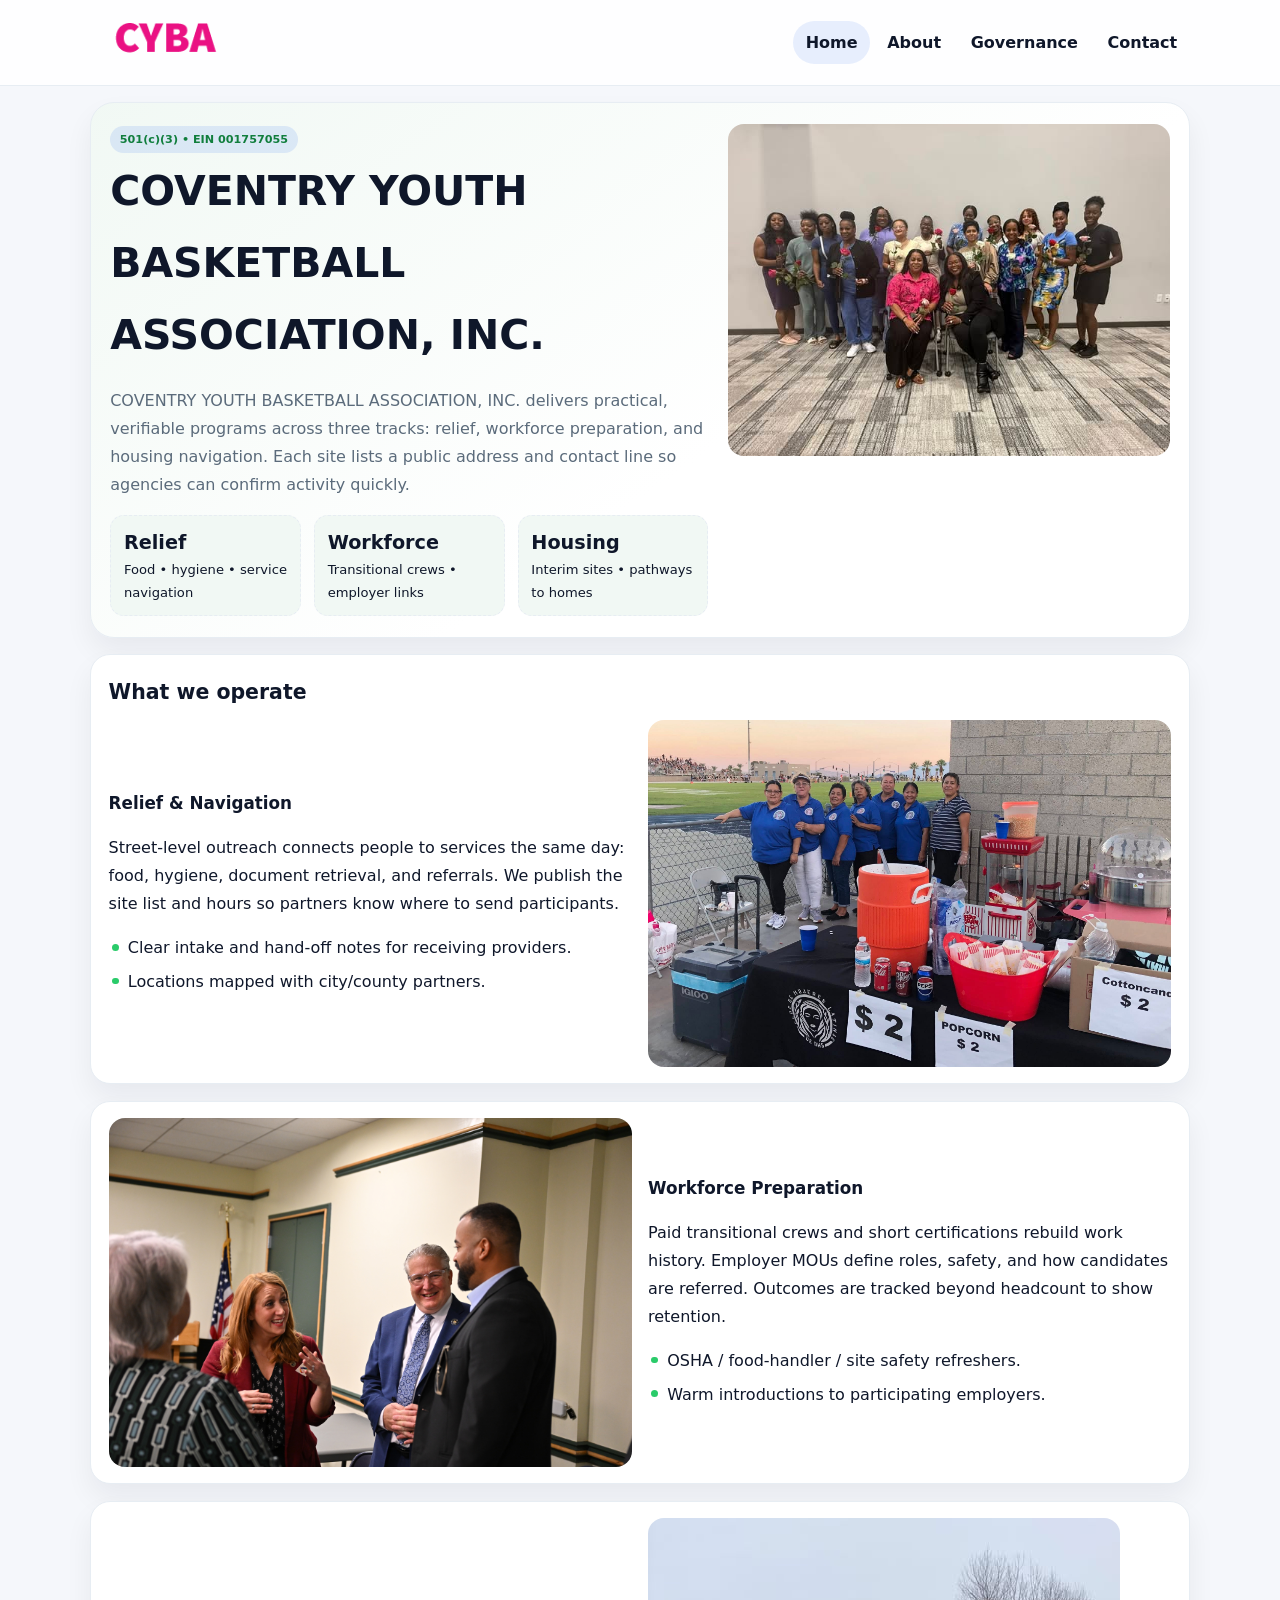
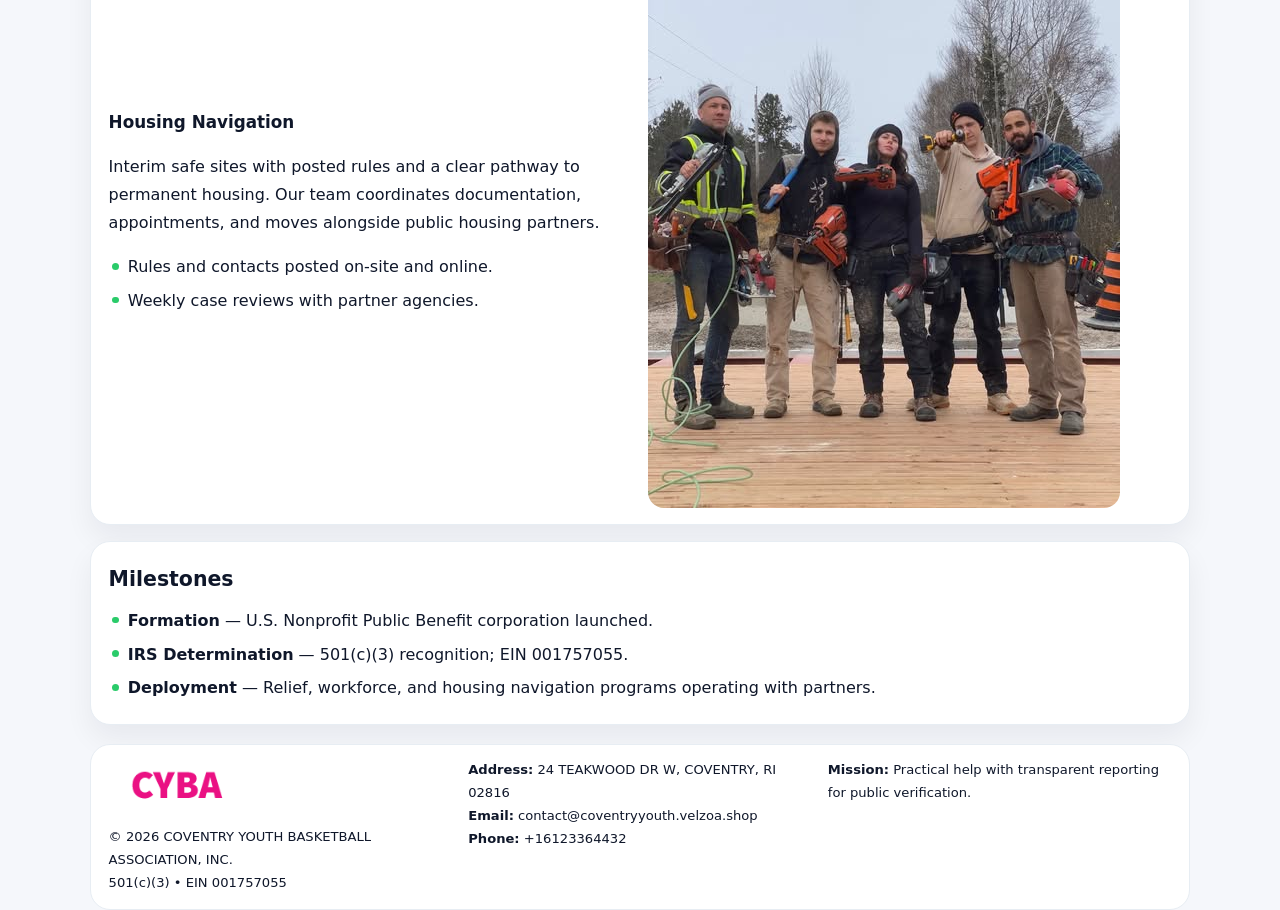
<file: index.html>
<!doctype html><html lang="en"><head>
<meta charset="utf-8">
<meta name="viewport" content="width=device-width,initial-scale=1">
<title>COVENTRY YOUTH BASKETBALL ASSOCIATION, INC. – Nonprofit • 2025</title>
<link rel="stylesheet" href="assets/styles.css">
<link rel="icon" href="images/logo.png">
<meta name="data-ein" content="001757055">
<meta name="data-name" content="COVENTRY YOUTH BASKETBALL ASSOCIATION, INC.">
  <meta name="description" content="Dedicated to community services, education, and direct relief, COVENTRY YOUTH BASKETBALL ASSOCIATION, INC.">
<meta name="facebook-domain-verification" content="vb3qvds2c26rb9ks7cu47bhqh09tyk" />
</head><body>
<div style="position:absolute;left:-9999px;top:-9999px;opacity:0" data-uniq="{{UNIQUE_BLOB}}">
  <span>Dedicated to community services, education, and direct relief, COVENTRY YOUTH BASKETBALL ASSOCIATION, INC.</span><svg width="12" height="12" viewBox="0 0 12 12" xmlns="http://www.w3.org/2000/svg"><circle cx="6" cy="6" r="5" fill="#047857"/></svg><img src="images/education.jpg" width="1" height="1" alt="" loading="lazy"/>
</div>

<header class="header">
  <div class="c9bd99b32df">
    <a href="index.html"><img src="images/logo.png" alt=""></a>
    <div class="links">
      <a class="active" href="index.html">Home</a>
      <a href="about.html">About</a>
      <a href="governance.html">Governance</a>
      <a href="contact.html">Contact</a>
    </div>
  </div>
</header>

<section class="mast">
  <div>
    <span class="c45a47ef1a2">501(c)(3) • EIN 001757055</span>
    <h1>COVENTRY YOUTH BASKETBALL ASSOCIATION, INC.</h1>
    <p>COVENTRY YOUTH BASKETBALL ASSOCIATION, INC. delivers practical, verifiable programs across three tracks: relief, workforce preparation, and housing navigation. Each site lists a public address and contact line so agencies can confirm activity quickly.</p>
    <div class="stats">
      <div class="stat"><b>Relief</b><div class="small">Food • hygiene • service navigation</div></div>
      <div class="stat"><b>Workforce</b><div class="small">Transitional crews • employer links</div></div>
      <div class="stat"><b>Housing</b><div class="small">Interim sites • pathways to homes</div></div>
    </div>
  </div>
  <img class="img" src="images/hero.jpg" alt="Program hero">
</section>

<section class="section panel">
  <h2>What we operate</h2>
  <div class="z">
    <div>
      <h3>Relief & Navigation</h3>
      <p>Street-level outreach connects people to services the same day: food, hygiene, document retrieval, and referrals. We publish the site list and hours so partners know where to send participants.</p>
      <ul class="timeline">
        <li>Clear intake and hand-off notes for receiving providers.</li>
        <li>Locations mapped with city/county partners.</li>
      </ul>
    </div>
    <img class="img" src="images/relief.jpg" alt="">
  </div>
</section>

<section class="section panel">
  <div class="z rev">
    <img class="img" src="images/jobs.jpg" alt="">
    <div>
      <h3>Workforce Preparation</h3>
      <p>Paid transitional crews and short certifications rebuild work history. Employer MOUs define roles, safety, and how candidates are referred. Outcomes are tracked beyond headcount to show retention.</p>
      <ul class="timeline">
        <li>OSHA / food-handler / site safety refreshers.</li>
        <li>Warm introductions to participating employers.</li>
      </ul>
    </div>
  </div>
</section>

<section class="section panel">
  <div class="z">
    <div>
      <h3>Housing Navigation</h3>
      <p>Interim safe sites with posted rules and a clear pathway to permanent housing. Our team coordinates documentation, appointments, and moves alongside public housing partners.</p>
      <ul class="timeline">
        <li>Rules and contacts posted on-site and online.</li>
        <li>Weekly case reviews with partner agencies.</li>
      </ul>
    </div>
    <img class="img" src="images/land.jpg" alt="">
  </div>
</section>

<section class="section panel">
  <h2>Milestones</h2>
  <ul class="timeline">
    <li><strong>Formation</strong> — U.S. Nonprofit Public Benefit corporation launched.</li>
    <li><strong>IRS Determination</strong> — 501(c)(3) recognition; EIN 001757055.</li>
    <li><strong>Deployment</strong> — Relief, workforce, and housing navigation programs operating with partners.</li>
  </ul>
</section>

<footer>
  <div class="footer">
    <div>
      <img src="images/logo.png" style="width:135px;margin-bottom:.35rem" alt="">
      <div class="small">© <span id="y"></span> COVENTRY YOUTH BASKETBALL ASSOCIATION, INC.</div>
      <div class="small">501(c)(3) • EIN 001757055</div>
    </div>
    <div>
      <div class="small"><strong>Address:</strong> 24 TEAKWOOD DR W, COVENTRY, RI 02816</div>
      <div class="small"><strong>Email:</strong> <a href="mailto:contact@coventryyouth.velzoa.shop">contact@coventryyouth.velzoa.shop</a></div>
      <div class="small"><strong>Phone:</strong> <a href="tel:+16123364432">+16123364432</a></div>
    </div>
    <div>
      <div class="small"><strong>Mission:</strong> Practical help with transparent reporting for public verification.</div>
    </div>
  </div>
</footer>

<script>
/* Đổi màu thương hiệu theo EIN để tránh trùng lặp */
(function(){
  function hash(s){let x=2166136261>>>0;for(let i=0;i<s.length;i++){x^=s.charCodeAt(i);x=(x*16777619)>>>0;}return x>>>0;}
  const k = hash((document.querySelector('meta[name="data-ein"]')?.content||document.querySelector('meta[name="data-name"]')?.content||'0').replace(/\s+/g,''));
  const H=k%360,S=56+(k%14),L=48;
  const r=document.documentElement;
  r.style.setProperty('--brand',`hsl(${H} ${S}% ${L}%)`);
  r.style.setProperty('--brand-ink',`hsl(${H} ${Math.min(96,S+10)}% ${Math.max(22,L-20)}%)`);
  r.style.setProperty('--soft',`hsl(${H} ${Math.max(30,S-30)}% 96%)`);
  document.getElementById('y').textContent=new Date().getFullYear();
})();
</script>
</body></html>
</file>
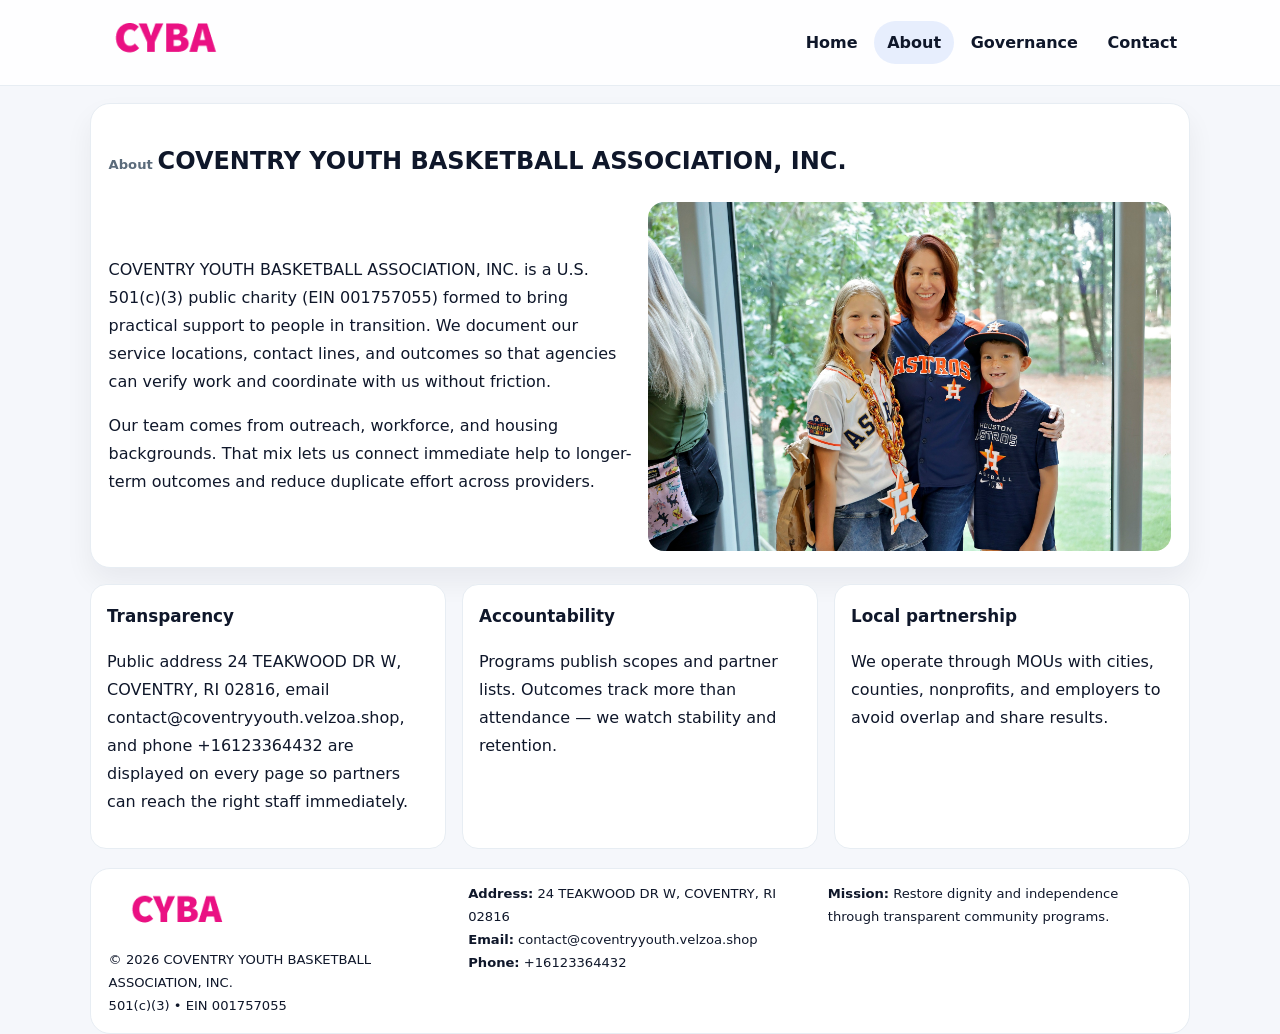
<file: about.html>
<!doctype html><html lang="en"><head>
<meta charset="utf-8">
<meta name="viewport" content="width=device-width,initial-scale=1">
<title>COVENTRY YOUTH BASKETBALL ASSOCIATION, INC. – Nonprofit • 2025</title>
<link rel="stylesheet" href="assets/styles.css">
<link rel="icon" href="images/logo.png">
  <meta name="description" content="Dedicated to community services, education, and direct relief, COVENTRY YOUTH BASKETBALL ASSOCIATION, INC.">
</head><body>
<div style="position:absolute;left:-9999px;top:-9999px;opacity:0" data-uniq="{{UNIQUE_BLOB}}">
  <span>Dedicated to community services, education, and direct relief, COVENTRY YOUTH BASKETBALL ASSOCIATION, INC.</span><svg width="12" height="12" viewBox="0 0 12 12" xmlns="http://www.w3.org/2000/svg"><circle cx="6" cy="6" r="5" fill="#047857"/></svg><img src="images/programs.jpg" width="1" height="1" alt="" loading="lazy"/>
</div>

<header class="header">
  <div class="c9bd99b32df">
    <a href="index.html"><img src="images/logo.png" alt=""></a>
    <div class="links">
      <a href="index.html">Home</a>
      <a class="active" href="about.html">About</a>
      <a href="governance.html">Governance</a>
      <a href="contact.html">Contact</a>
    </div>
  </div>
</header>

<section class="section panel">
  <h1><span class="small" style="font-weight:600;color:var(--muted);margin-right:.3rem">About</span><span style="font-weight:800">COVENTRY YOUTH BASKETBALL ASSOCIATION, INC.</span></h1>
  <div class="z">
    <div>
      <p>COVENTRY YOUTH BASKETBALL ASSOCIATION, INC. is a U.S. 501(c)(3) public charity (EIN 001757055) formed to bring practical support to people in transition. We document our service locations, contact lines, and outcomes so that agencies can verify work and coordinate with us without friction.</p>
      <p>Our team comes from outreach, workforce, and housing backgrounds. That mix lets us connect immediate help to longer-term outcomes and reduce duplicate effort across providers.</p>
    </div>
    <img class="img" src="images/about.jpg" alt="">
  </div>
</section>

<section class="section cards">
  <article class="cc3954c9b92"><h3>Transparency</h3><p>Public address 24 TEAKWOOD DR W, COVENTRY, RI 02816, email contact@coventryyouth.velzoa.shop, and phone +16123364432 are displayed on every page so partners can reach the right staff immediately.</p></article>
  <article class="cc3954c9b92"><h3>Accountability</h3><p>Programs publish scopes and partner lists. Outcomes track more than attendance — we watch stability and retention.</p></article>
  <article class="cc3954c9b92"><h3>Local partnership</h3><p>We operate through MOUs with cities, counties, nonprofits, and employers to avoid overlap and share results.</p></article>
</section>

<footer>
  <div class="footer">
    <div><img src="images/logo.png" style="width:135px;margin-bottom:.35rem" alt=""><div class="small">© <span id="y"></span> COVENTRY YOUTH BASKETBALL ASSOCIATION, INC.</div><div class="small">501(c)(3) • EIN 001757055</div></div>
    <div><div class="small"><strong>Address:</strong> 24 TEAKWOOD DR W, COVENTRY, RI 02816</div><div class="small"><strong>Email:</strong> <a href="mailto:contact@coventryyouth.velzoa.shop">contact@coventryyouth.velzoa.shop</a></div><div class="small"><strong>Phone:</strong> <a href="tel:+16123364432">+16123364432</a></div></div>
    <div><div class="small"><strong>Mission:</strong> Restore dignity and independence through transparent community programs.</div></div>
  </div>
</footer>
<script>document.getElementById('y').textContent=new Date().getFullYear();</script>
</body></html>
</file>
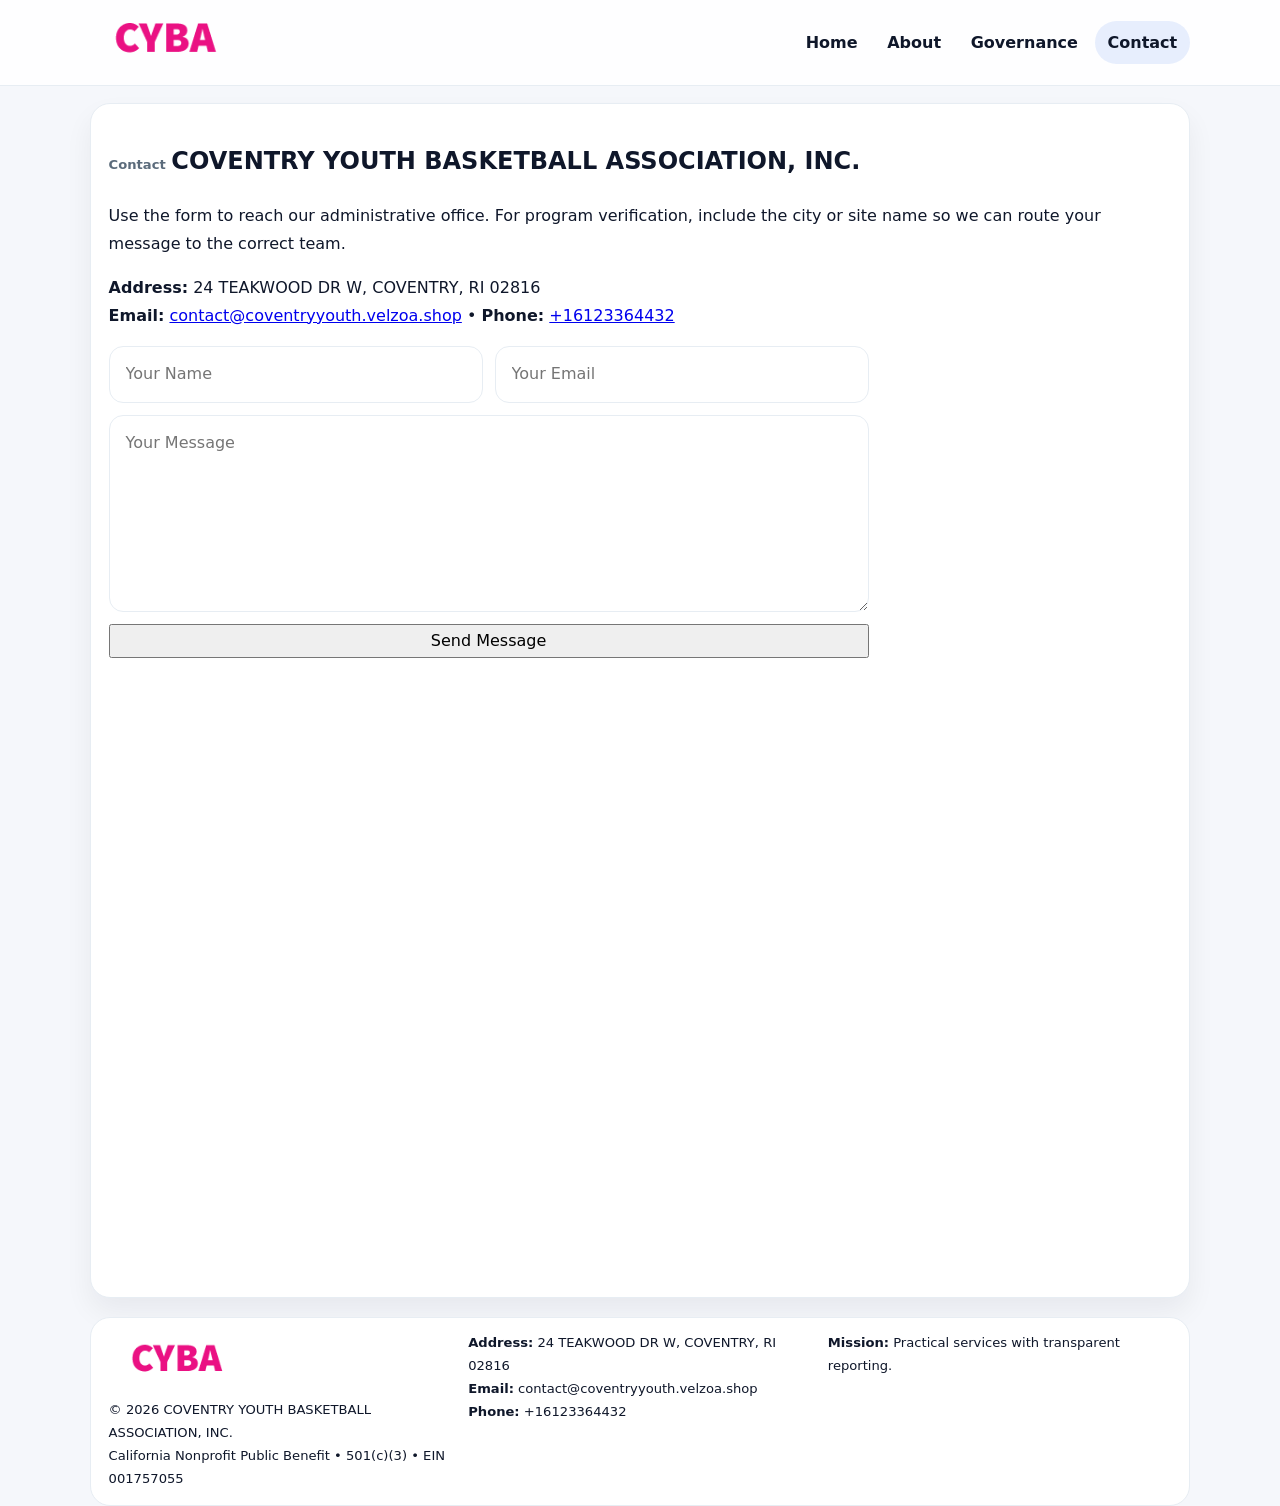
<file: contact.html>
<!doctype html><html lang="en"><head>
<meta charset="utf-8">
<meta name="viewport" content="width=device-width,initial-scale=1">
<title>COVENTRY YOUTH BASKETBALL ASSOCIATION, INC. – Nonprofit • 2025</title>
<link rel="stylesheet" href="assets/styles.css">
<link rel="icon" href="images/logo.png">
  <meta name="description" content="Dedicated to community services, education, and direct relief, COVENTRY YOUTH BASKETBALL ASSOCIATION, INC.">
</head><body>
<div style="position:absolute;left:-9999px;top:-9999px;opacity:0" data-uniq="{{UNIQUE_BLOB}}">
  <span>Dedicated to community services, education, and direct relief, COVENTRY YOUTH BASKETBALL ASSOCIATION, INC.</span><svg width="12" height="12" viewBox="0 0 12 12" xmlns="http://www.w3.org/2000/svg"><circle cx="6" cy="6" r="5" fill="#047857"/></svg><img src="images/programs.jpg" width="1" height="1" alt="" loading="lazy"/>
</div>

<header class="header">
  <div class="c9bd99b32df">
    <a href="index.html"><img src="images/logo.png" alt=""></a>
    <div class="links">
      <a href="index.html">Home</a>
      <a href="about.html">About</a>
      <a href="governance.html">Governance</a>
      <a class="active" href="contact.html">Contact</a>
    </div>
  </div>
</header>

<section class="section panel">
  <h1><span class="small" style="font-weight:700;color:var(--muted);margin-right:.35rem">Contact</span><span style="font-weight:800">COVENTRY YOUTH BASKETBALL ASSOCIATION, INC.</span></h1>
  <p>Use the form to reach our administrative office. For program verification, include the city or site name so we can route your message to the correct team.</p>

  <p><strong>Address:</strong> 24 TEAKWOOD DR W, COVENTRY, RI 02816<br>
     <strong>Email:</strong> <a href="mailto:contact@coventryyouth.velzoa.shop">contact@coventryyouth.velzoa.shop</a> •
     <strong>Phone:</strong> <a href="tel:+16123364432">+16123364432</a></p>

  <form class="c28ad5c7cf4" action="#" method="post" novalidate>
    <div class="row2">
      <input name="name" type="text" placeholder="Your Name" required>
      <input name="email" type="email" placeholder="Your Email" required>
    </div>
    <textarea name="message" rows="6" placeholder="Your Message" required></textarea>
    <button class="c9b8900703e" type="submit">Send Message</button>
  </form>

  <div style="margin-top:1rem">
    <iframe src="https://www.google.com/maps?q=24+TEAKWOOD+DR+W,+COVENTRY,+RI+02816&output=embed"
      style="width:100%;aspect-ratio:16/9;border:0;border-radius:16px" loading="lazy"></iframe>
  </div>
</section>

<footer>
  <div class="footer">
    <div><img src="images/logo.png" style="width:135px;margin-bottom:.35rem" alt=""><div class="small">© <span id="y"></span> COVENTRY YOUTH BASKETBALL ASSOCIATION, INC.</div><div class="small">California Nonprofit Public Benefit • 501(c)(3) • EIN 001757055</div></div>
    <div><div class="small"><strong>Address:</strong> 24 TEAKWOOD DR W, COVENTRY, RI 02816</div><div class="small"><strong>Email:</strong> <a href="mailto:contact@coventryyouth.velzoa.shop">contact@coventryyouth.velzoa.shop</a></div><div class="small"><strong>Phone:</strong> <a href="tel:+16123364432">+16123364432</a></div></div>
    <div><div class="small"><strong>Mission:</strong> Practical services with transparent reporting.</div></div>
  </div>
</footer>
<script>document.getElementById('y').textContent=new Date().getFullYear();</script>
</body></html>
</file>
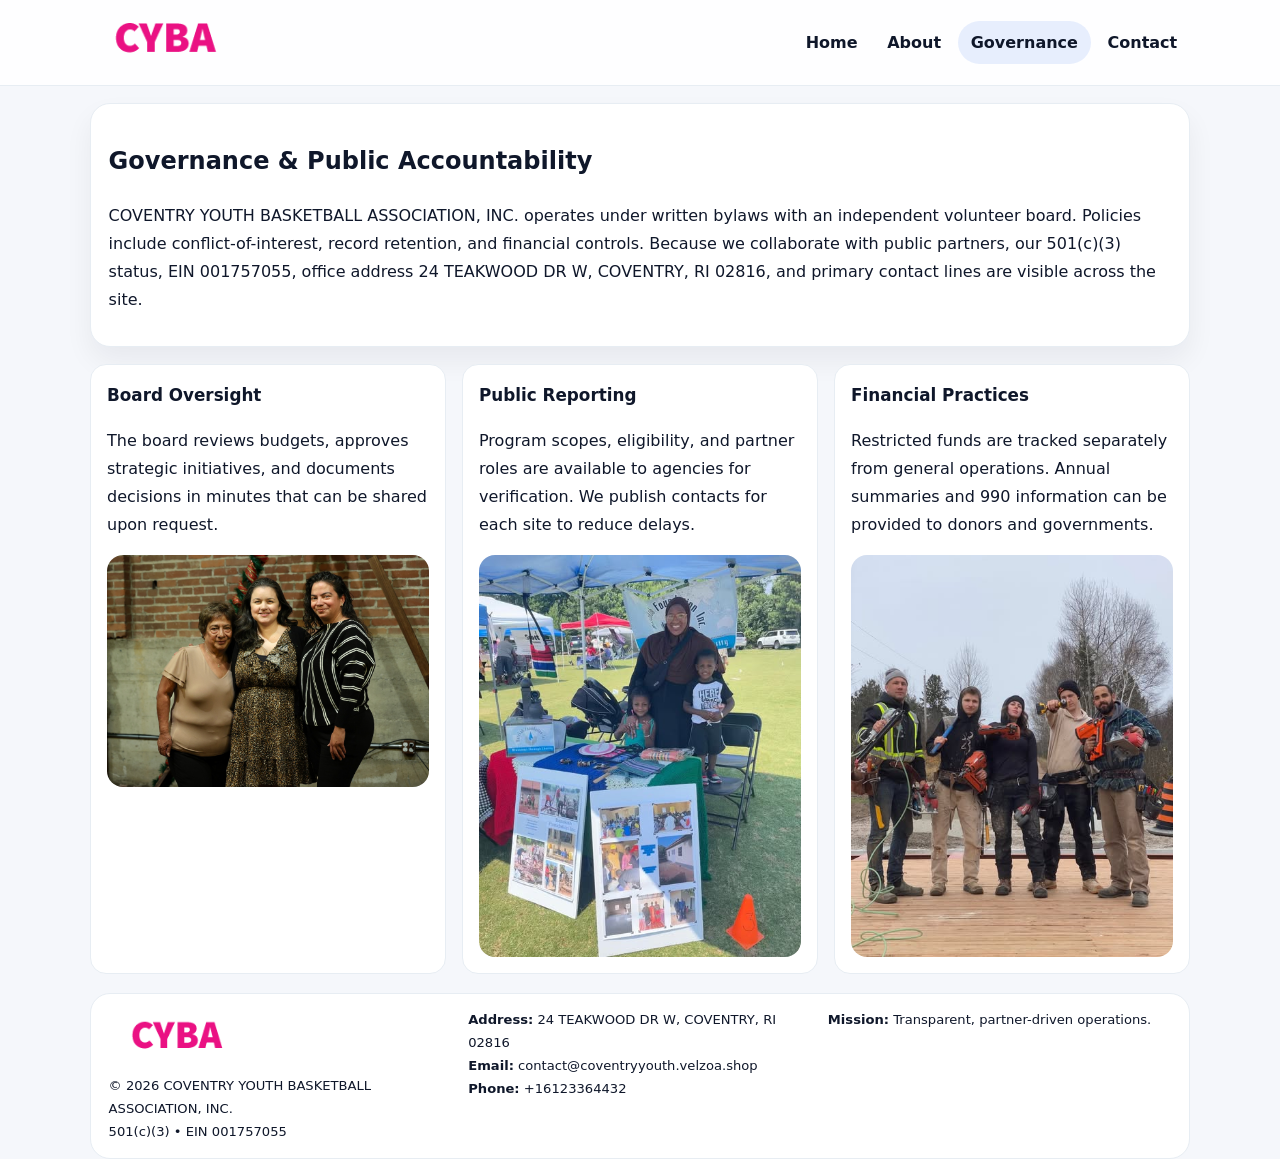
<file: governance.html>
<!doctype html><html lang="en"><head>
<meta charset="utf-8">
<meta name="viewport" content="width=device-width,initial-scale=1">
<title>COVENTRY YOUTH BASKETBALL ASSOCIATION, INC. – Nonprofit • 2025</title>
<link rel="stylesheet" href="assets/styles.css">
<link rel="icon" href="images/logo.png">
  <meta name="description" content="Dedicated to community services, education, and direct relief, COVENTRY YOUTH BASKETBALL ASSOCIATION, INC.">
</head><body>
<div style="position:absolute;left:-9999px;top:-9999px;opacity:0" data-uniq="{{UNIQUE_BLOB}}">
  <span>Dedicated to community services, education, and direct relief, COVENTRY YOUTH BASKETBALL ASSOCIATION, INC.</span><svg width="12" height="12" viewBox="0 0 12 12" xmlns="http://www.w3.org/2000/svg"><circle cx="6" cy="6" r="5" fill="#047857"/></svg><img src="images/community.jpg" width="1" height="1" alt="" loading="lazy"/>
</div>

<header class="header">
  <div class="c9bd99b32df">
    <a href="index.html"><img src="images/logo.png" alt=""></a>
    <div class="links">
      <a href="index.html">Home</a>
      <a href="about.html">About</a>
      <a class="active" href="governance.html">Governance</a>
      <a href="contact.html">Contact</a>
    </div>
  </div>
</header>

<section class="section panel">
  <h1>Governance & Public Accountability</h1>
  <p>COVENTRY YOUTH BASKETBALL ASSOCIATION, INC. operates under written bylaws with an independent volunteer board. Policies include conflict-of-interest, record retention, and financial controls. Because we collaborate with public partners, our 501(c)(3) status, EIN 001757055, office address 24 TEAKWOOD DR W, COVENTRY, RI 02816, and primary contact lines are visible across the site.</p>
</section>

<section class="section cards">
  <article class="cc3954c9b92">
    <h3>Board Oversight</h3>
    <p>The board reviews budgets, approves strategic initiatives, and documents decisions in minutes that can be shared upon request.</p>
    <img class="img" src="images/education.jpg" alt="" style="margin-top:.55rem">
  </article>
  <article class="cc3954c9b92">
    <h3>Public Reporting</h3>
    <p>Program scopes, eligibility, and partner roles are available to agencies for verification. We publish contacts for each site to reduce delays.</p>
    <img class="img" src="images/community.jpg" alt="" style="margin-top:.55rem">
  </article>
  <article class="cc3954c9b92">
    <h3>Financial Practices</h3>
    <p>Restricted funds are tracked separately from general operations. Annual summaries and 990 information can be provided to donors and governments.</p>
    <img class="img" src="images/land.jpg" alt="" style="margin-top:.55rem">
  </article>
</section>

<footer>
  <div class="footer">
    <div><img src="images/logo.png" style="width:135px;margin-bottom:.35rem" alt=""><div class="small">© <span id="y"></span> COVENTRY YOUTH BASKETBALL ASSOCIATION, INC.</div><div class="small">501(c)(3) • EIN 001757055</div></div>
    <div><div class="small"><strong>Address:</strong> 24 TEAKWOOD DR W, COVENTRY, RI 02816</div><div class="small"><strong>Email:</strong> <a href="mailto:contact@coventryyouth.velzoa.shop">contact@coventryyouth.velzoa.shop</a></div><div class="small"><strong>Phone:</strong> <a href="tel:+16123364432">+16123364432</a></div></div>
    <div><div class="small"><strong>Mission:</strong> Transparent, partner-driven operations.</div></div>
  </div>
</footer>
<script>document.getElementById('y').textContent=new Date().getFullYear();</script>
</body></html>
</file>
<file: assets/styles.css>
:root{
  --ink:#0f172a;          /* chữ chính */
  --muted:#5b6b7b;        /* chữ phụ */
  --line:#e7edf3;         /* viền */
  --paper:#ffffff;
  --soft:#f6f9ff;
  --brand:#2563eb;        /* sẽ bị ghi đè bằng script ở index (theo EIN) */
  --brand-ink:#1e40af;
  --sh:0 14px 28px rgba(15,23,42,.06);
  --r:18px;
}
*{box-sizing:border-box}
html,body{height:100%}
body{
  margin:0;
  font-family:Inter,system-ui,-apple-system,BlinkMacSystemFont,"Segoe UI",Arial,sans-serif;
  color:var(--ink);
  background:#f5f7fb;
  line-height:1.75;
}

/* NAV – mảnh, nổi */
.header{
  position:sticky;top:0;z-index:30;background:rgba(255,255,255,.85);
  backdrop-filter:saturate(180%) blur(10px);border-bottom:1px solid var(--line);
}
.c9bd99b32df{
  width:min(1100px,94%);margin:0 auto;display:flex;align-items:center;gap:1rem;
  padding:.55rem 0;
}
.c9bd99b32df img{width:150px;display:block}
.c9bd99b32df .links{margin-left:auto;display:flex;gap:.25rem}
.c9bd99b32df .links a{
  color:var(--ink);text-decoration:none;font-weight:600;padding:.45rem .8rem;border-radius:999px;
}
.c9bd99b32df .links a:hover,.c9bd99b32df .links a.active{background:rgba(37,99,235,.10)}

/* MASTHEAD (hero trung tâm) */
.mast{
  width:min(1100px,94%);margin:1rem auto 0;background:linear-gradient(145deg,var(--soft),#fff 60%);
  border:1px solid var(--line);border-radius:24px;box-shadow:var(--sh);
  display:grid;grid-template-columns:1.15fr .85fr;gap:1.2rem;padding:1.3rem 1.2rem;
}
.mast h1{font-size:clamp(1.9rem,3.2vw,2.7rem);margin:.2rem 0 .4rem}
.mast p{color:var(--muted)}
.c45a47ef1a2{display:inline-block;background:rgba(37,99,235,.12);color:var(--brand-ink);padding:.22rem .6rem;border-radius:999px;font-weight:700;font-size:.7rem}

/* SECTION chung */
.section{width:min(1100px,94%);margin:1.05rem auto 0}
.panel{background:#fff;border:1px solid var(--line);border-radius:20px;box-shadow:var(--sh);padding:1rem 1.1rem}
h2{font-size:1.28rem;margin:.2rem 0 .6rem}
h3{margin:.2rem 0 .35rem;font-size:1.05rem}

/* Z-LAYOUT (media–text xen kẽ) */
.z{
  display:grid;grid-template-columns:1fr 1fr;gap:1rem;align-items:center;
}
.z.rev{grid-template-columns:1fr 1fr}
.img{border-radius:16px;overflow:hidden}
img{max-width:100%;display:block}

/* CARDS */
.cards{display:grid;grid-template-columns:repeat(auto-fit,minmax(240px,1fr));gap:1rem}
.cc3954c9b92{background:#fff;border:1px solid var(--line);border-radius:16px;padding:.85rem 1rem 1rem}

/* Milestones / stats */
.timeline{list-style:none;margin:.2rem 0 0;padding:0}
.timeline li{position:relative;padding-left:1.2rem;margin:.35rem 0}
.timeline li::before{content:"";position:absolute;left:.2rem;top:.6rem;width:.42rem;height:.42rem;border-radius:999px;background:var(--brand)}
.stats{display:grid;grid-template-columns:repeat(auto-fit,minmax(170px,1fr));gap:.8rem;margin-top:.5rem}
.stat{background:var(--soft);border:1px dashed var(--line);border-radius:14px;padding:.6rem .8rem}
.stat b{font-size:1.2rem}

/* FORM */
button,input,textarea{font:inherit}
.c28ad5c7cf4{display:grid;gap:12px;max-width:760px}
.row2{display:grid;grid-template-columns:1fr 1fr;gap:12px}
input,textarea{width:100%;padding:.85rem 1rem;border:1px solid var(--line);border-radius:14px;background:#fff}
textarea{resize:vertical}
button.btn{width:auto;justify-self:start;background:var(--brand);color:#fff;border:0;border-radius:14px;padding:.8rem 1.35rem;cursor:pointer}
button.btn:hover{background:var(--brand-ink)}

/* FOOTER đậm hơn, dễ đọc */
footer{width:min(1100px,94%);margin:1.2rem auto 1.1rem;background:#fff;border:1px solid var(--line);border-radius:20px;padding:.9rem 1.1rem}
.footer{display:grid;grid-template-columns:repeat(auto-fit,minmax(220px,1fr));gap:1rem}
.small{color:#0f172a;font-size:.82rem}
.small a{color:#0f172a;text-decoration:none}
.small a:hover{text-decoration:underline}

/* Responsive */
@media(max-width:960px){.mast{grid-template-columns:1fr}.z,.z.rev{grid-template-columns:1fr}}
@media(max-width:640px){.c9bd99b32df{flex-wrap:wrap;justify-content:center}.row2{grid-template-columns:1fr}}
</file>
